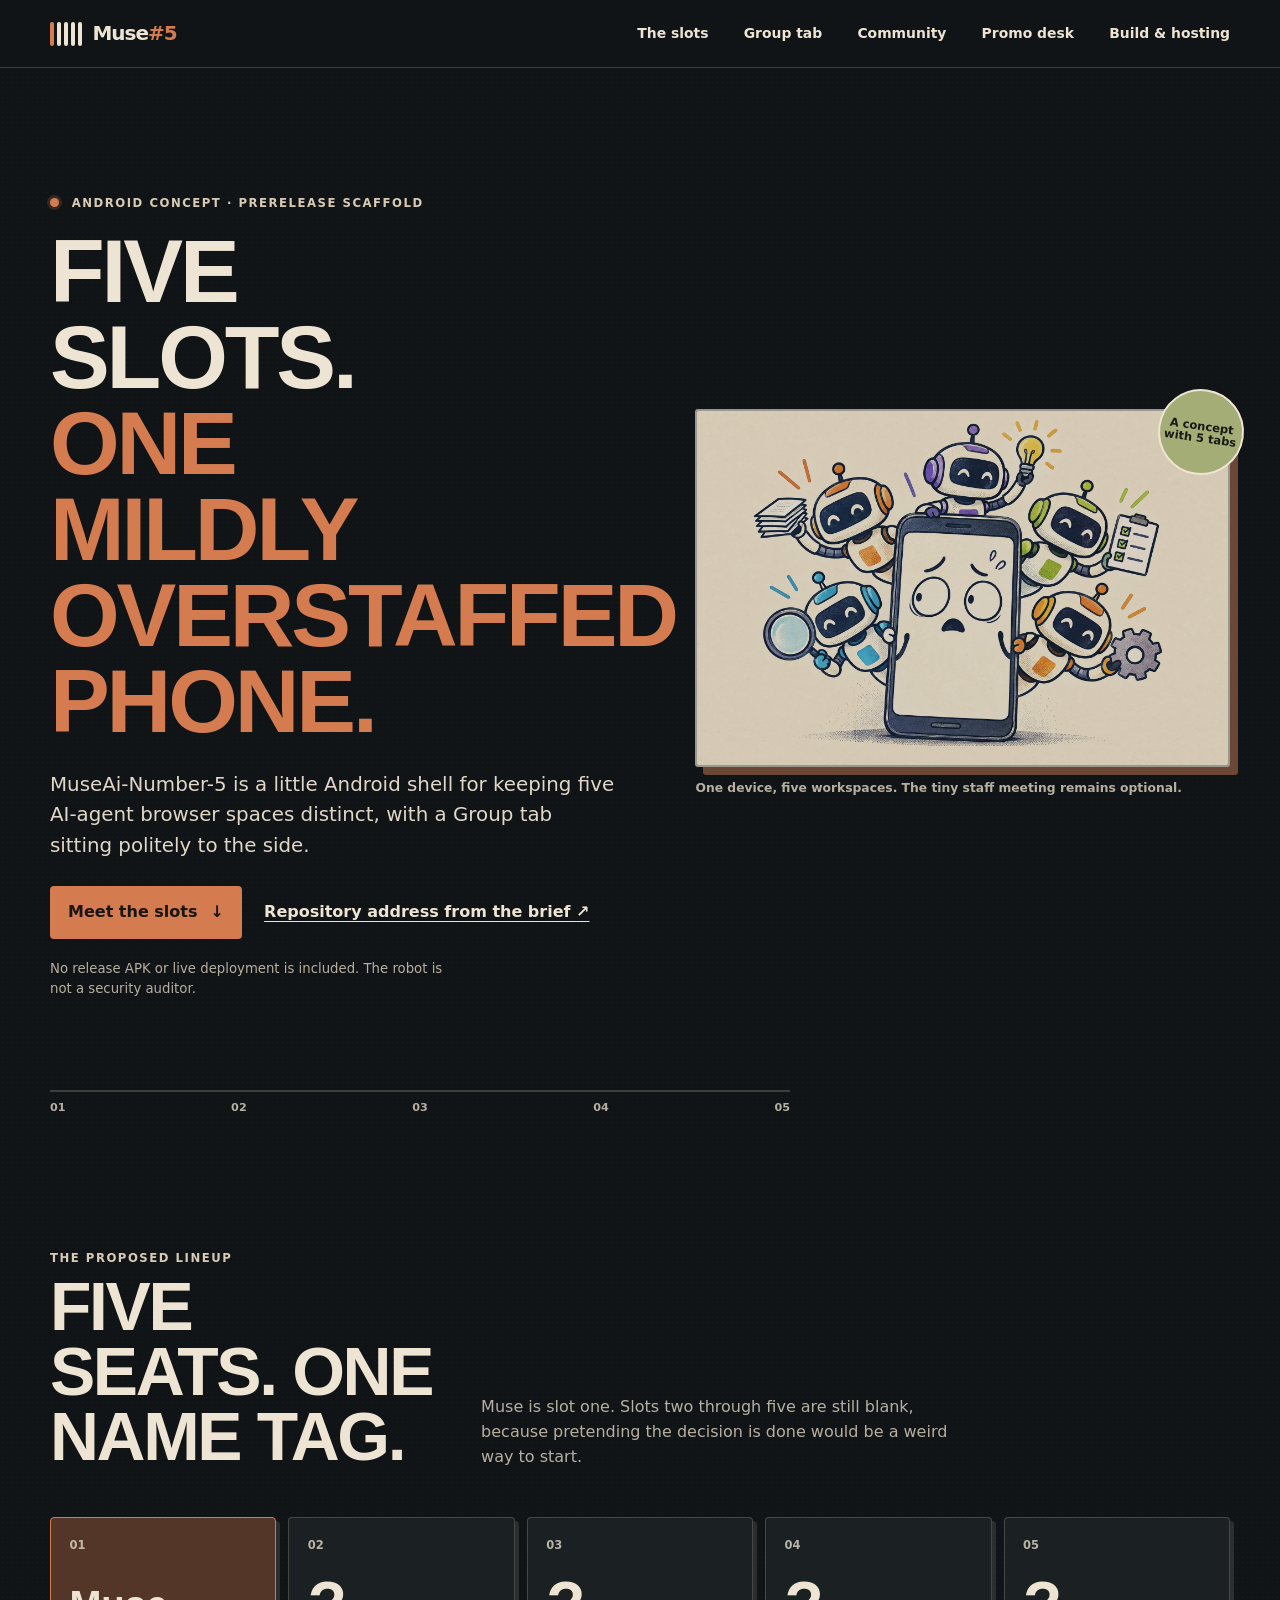
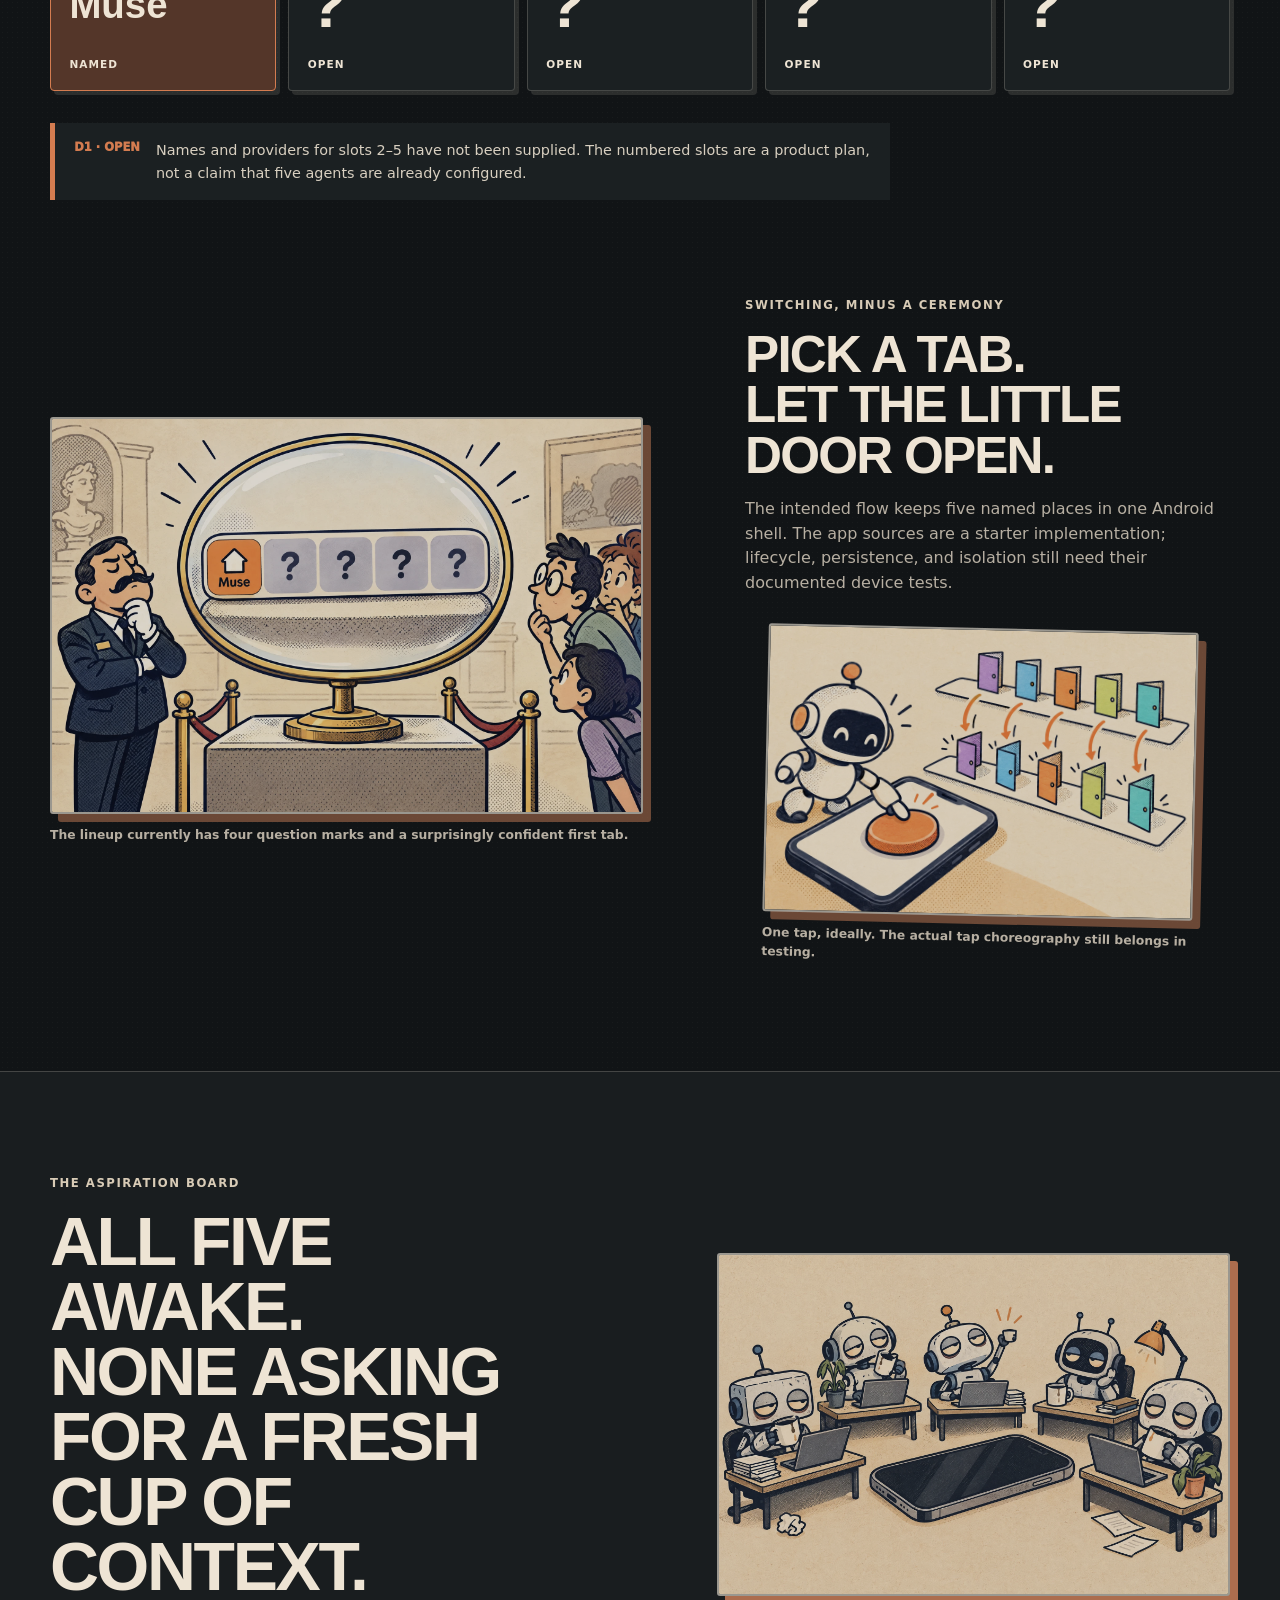
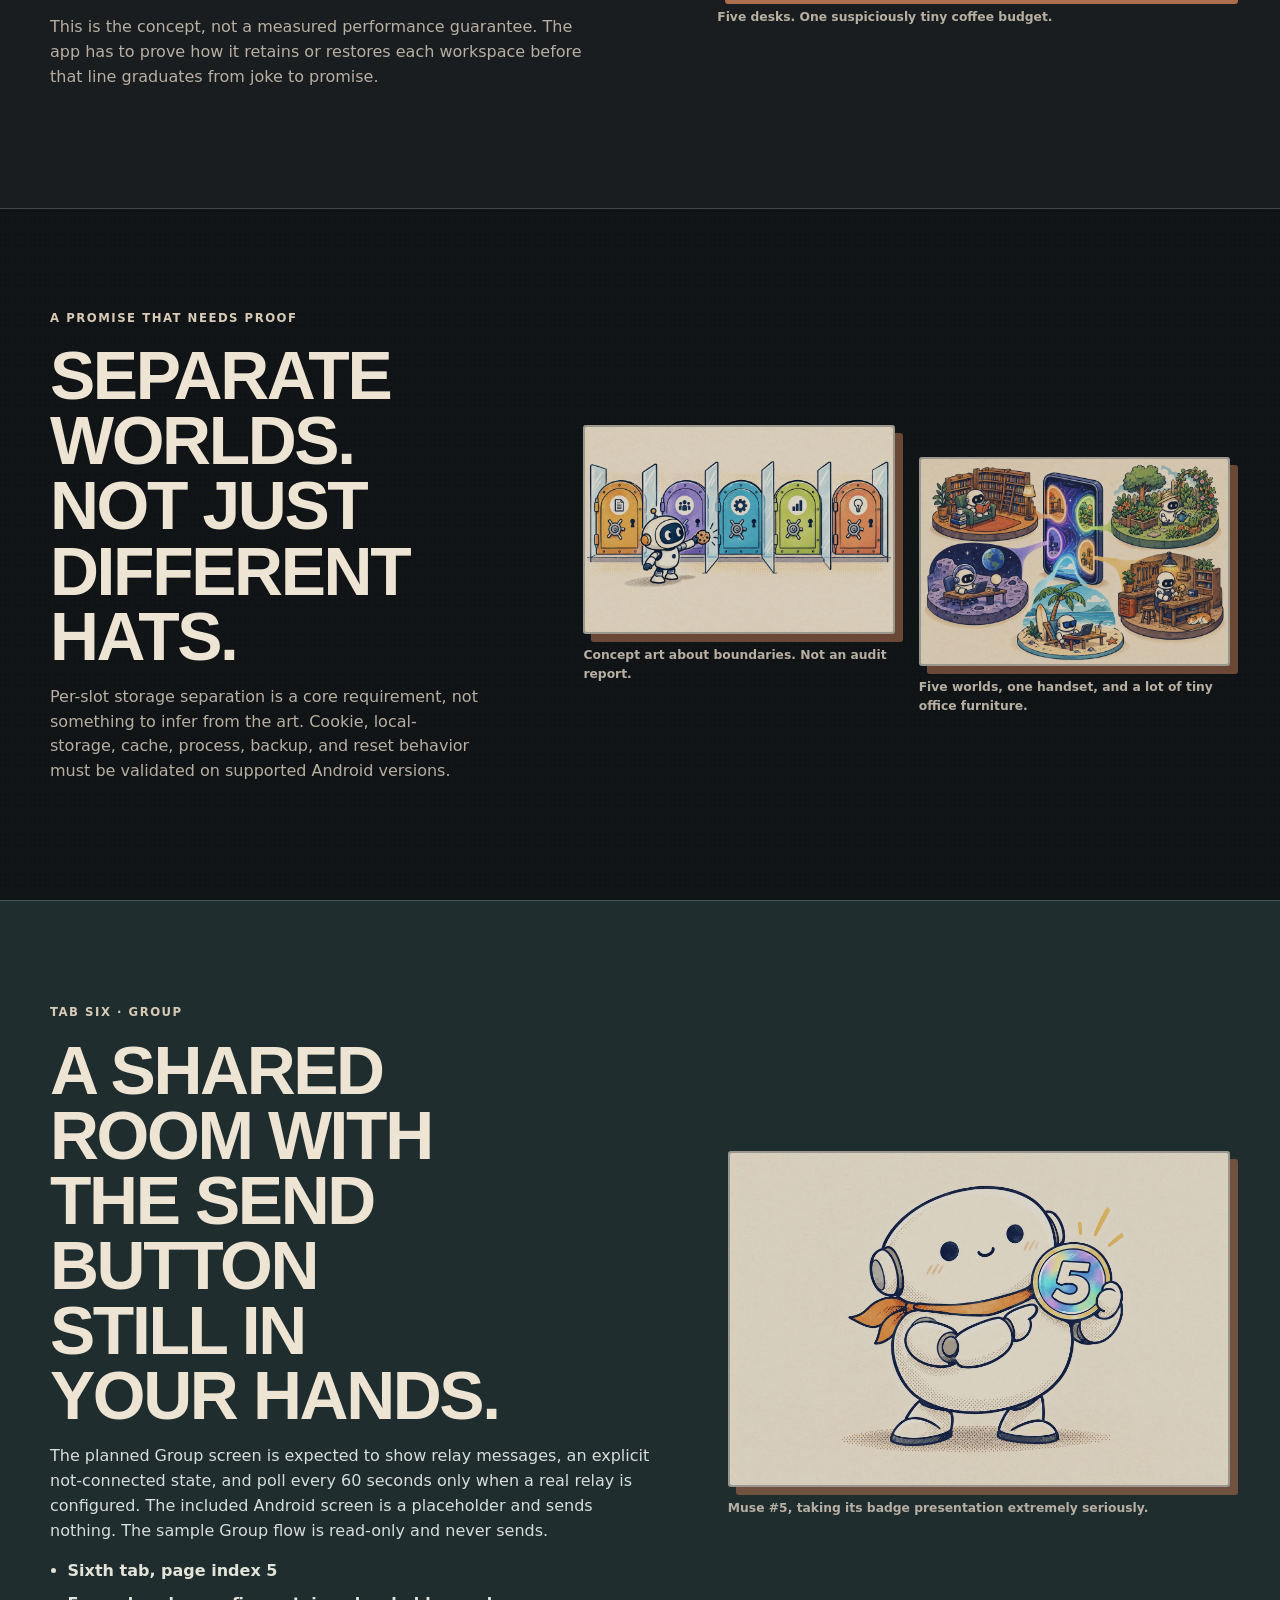
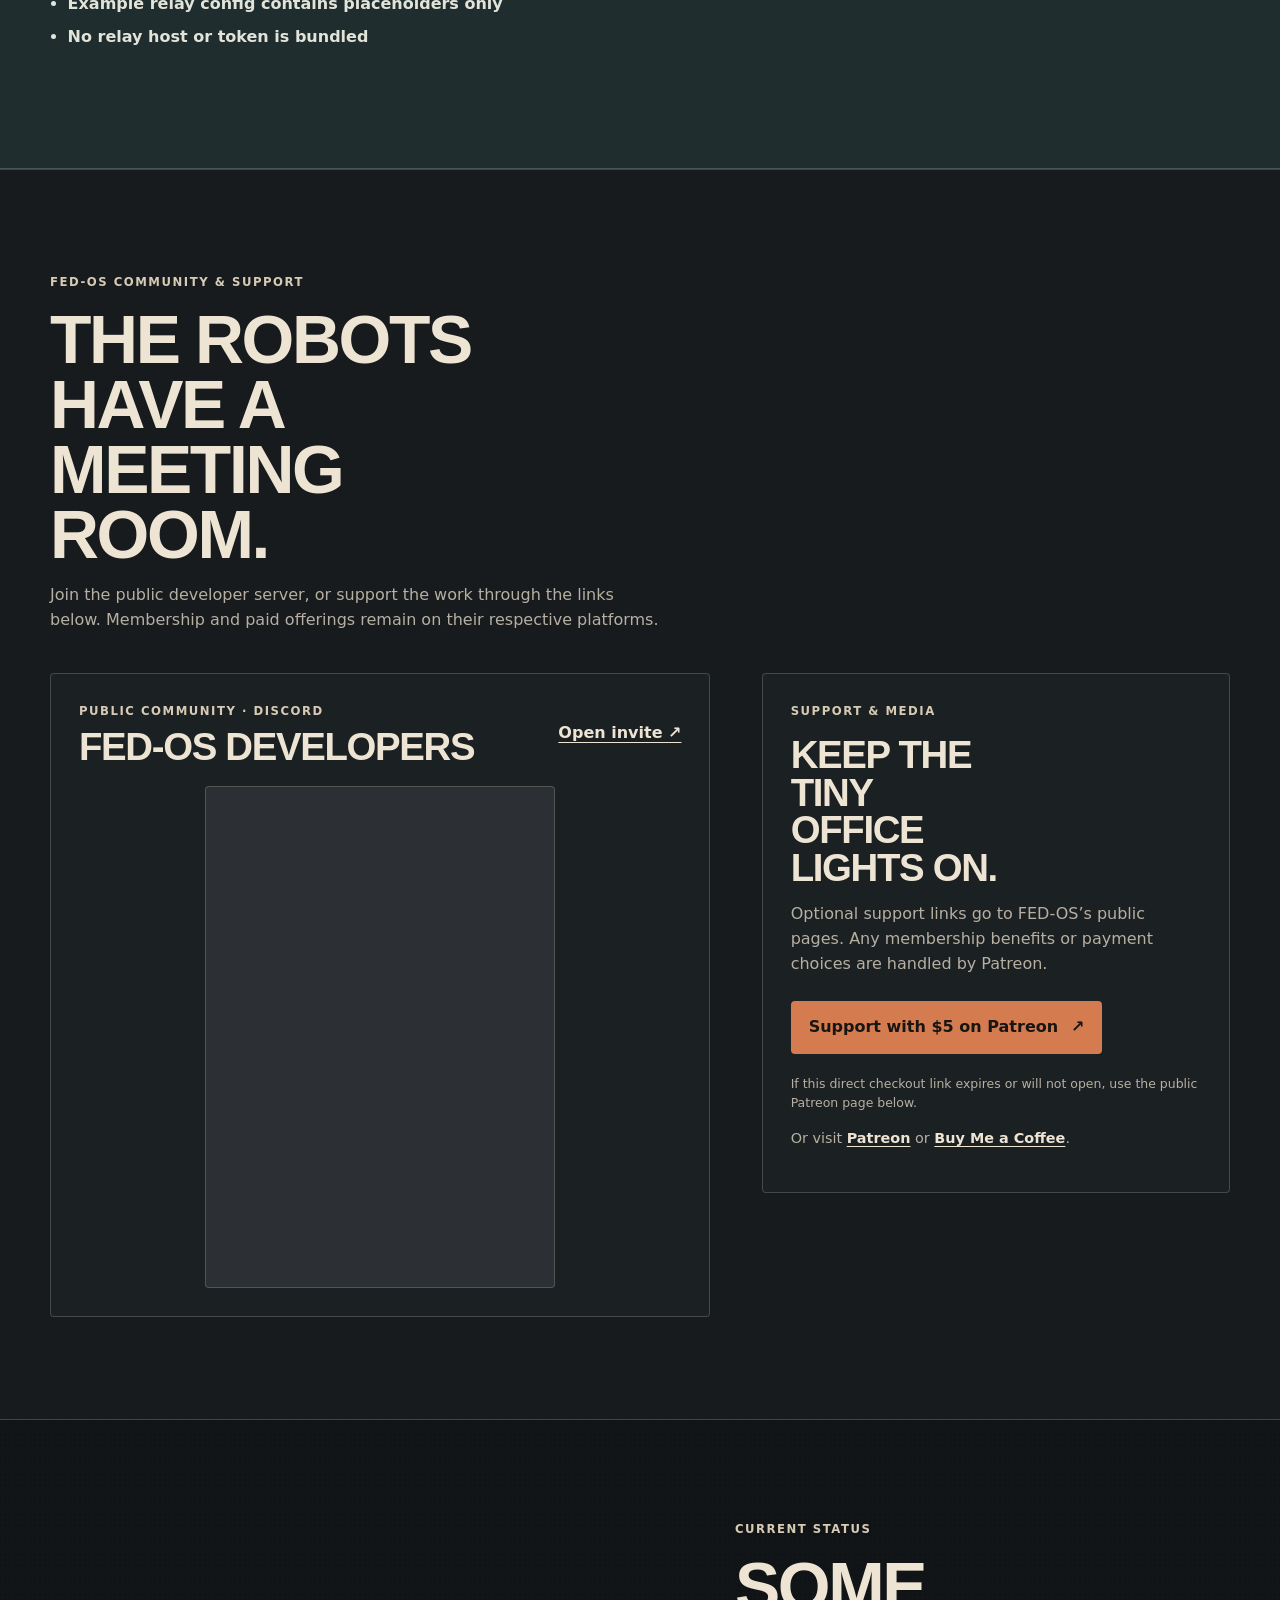
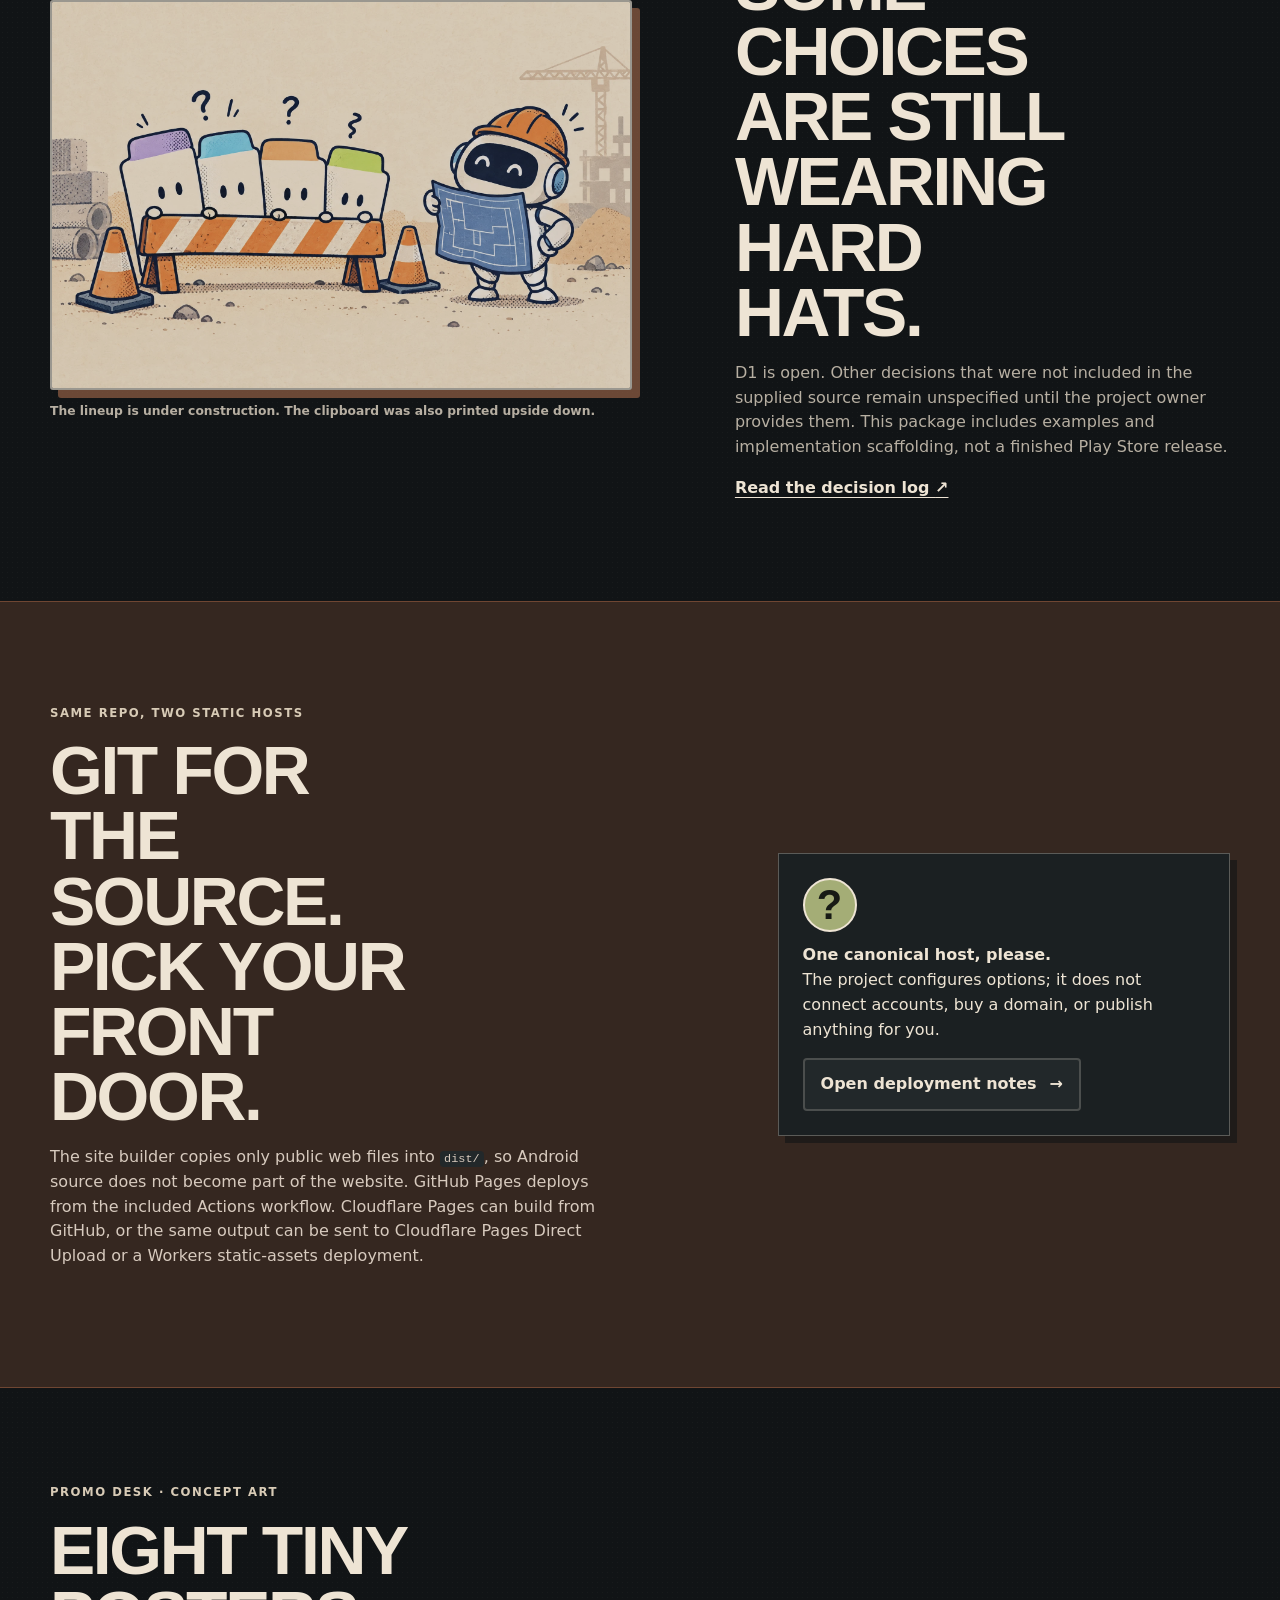
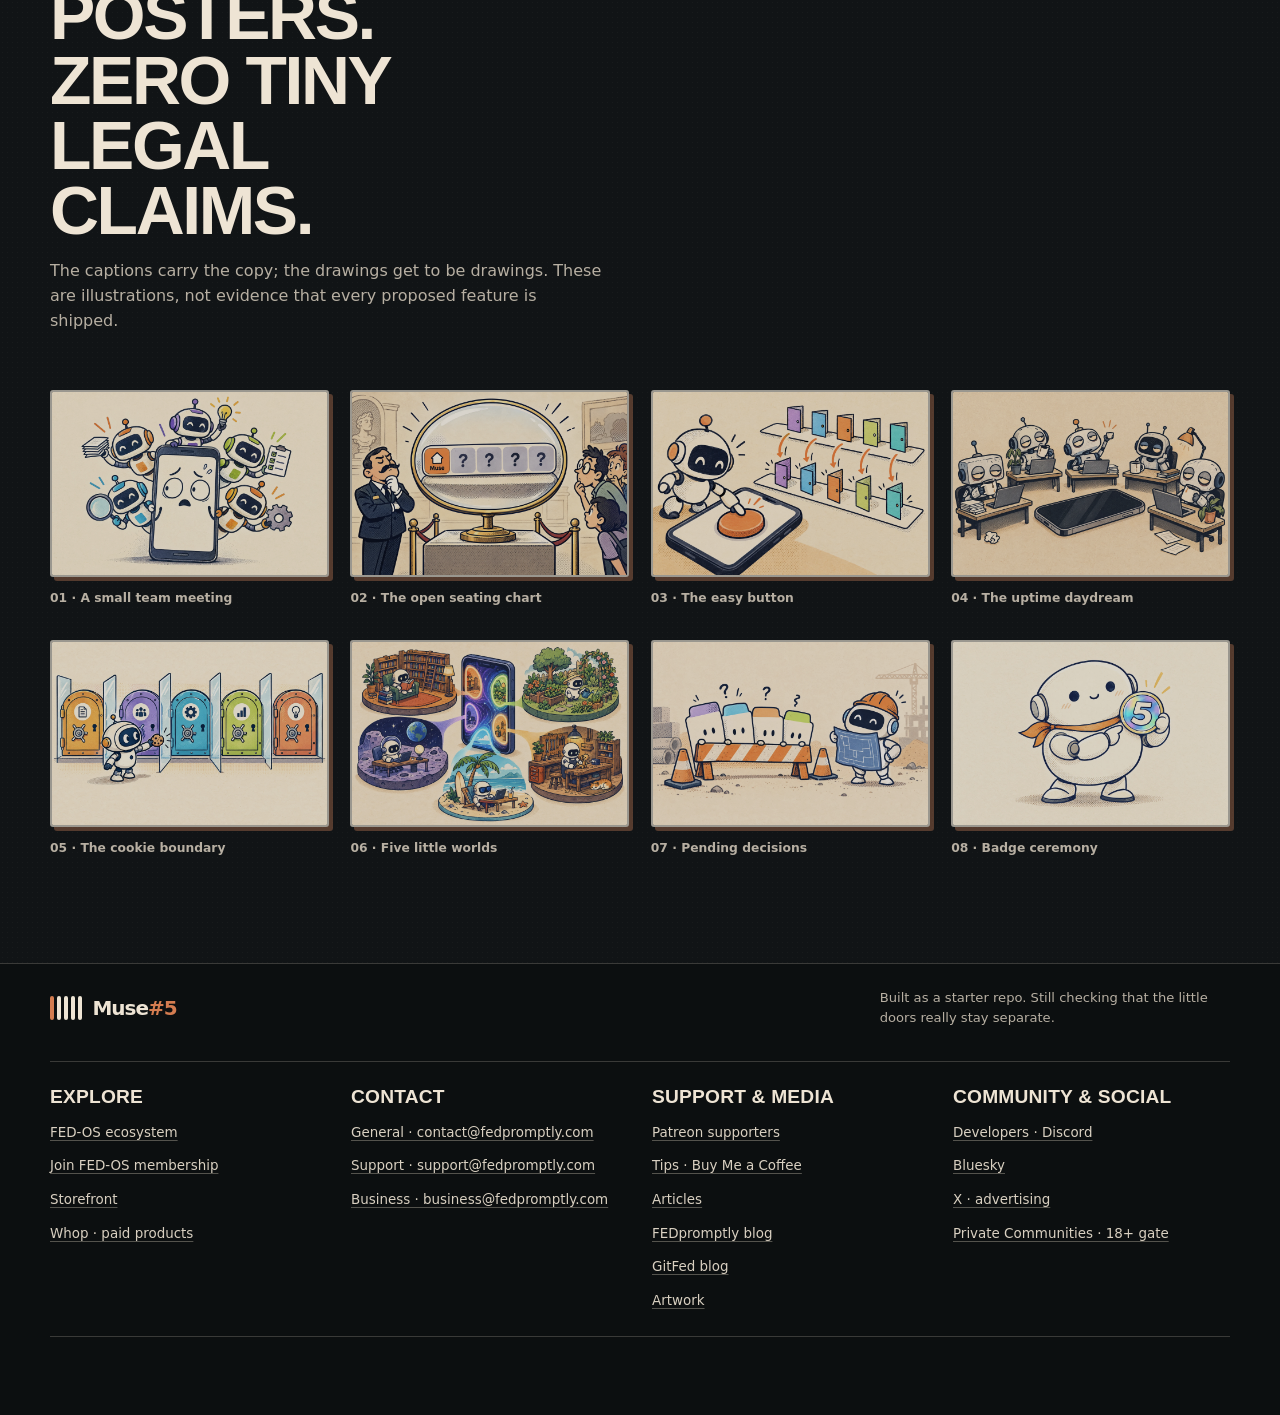
<file: index.html>
<!doctype html>
<html lang="en">
<head>
  <meta charset="utf-8">
  <meta name="viewport" content="width=device-width, initial-scale=1">
  <meta name="theme-color" content="#0b0b10">
  <meta name="description" content="MuseAi Number 5 is a prerelease Android shell for five AI-agent slots and a sixth Group tab. Slots 2–5 are still undecided.">
  <meta property="og:type" content="website">
  <meta property="og:title" content="MuseAi Number 5 — Five slots, one mildly overstaffed phone">
  <meta property="og:description" content="A five-slot Android concept with a sixth Group tab. The lineup is still being decided.">
  <!-- Replace this example host with the deployed site's canonical URL before release. -->
  <meta property="og:image" content="https://example.com/assets/og-image.png">
  <meta property="og:image:alt" content="Five tiny desk robots fan out from one phone in a hand-drawn comic illustration.">
  <link rel="icon" type="image/svg+xml" href="./favicon.svg">
  <link rel="apple-touch-icon" href="./assets/icon.png">
  <link rel="stylesheet" href="./styles.css">
  <title>MuseAi Number 5 — Five slots, one mildly overstaffed phone</title>
  <script src="./script.js" defer></script>
</head>
<body>
  <a class="skip-link" href="#main">Skip to content</a>
  <header class="site-header">
    <a class="brand" href="#home" aria-label="MuseAi Number 5 home">
      <span class="brand-mark" aria-hidden="true"><i></i><i></i><i></i><i></i><i></i></span>
      <span>Muse<span class="brand-number">#5</span></span>
    </a>
    <button class="menu-toggle" type="button" aria-expanded="false" aria-controls="primary-nav">
      <span class="sr-only">Toggle navigation</span><span aria-hidden="true">Menu</span>
    </button>
    <nav class="primary-nav" id="primary-nav" aria-label="Main navigation">
      <a href="#slots">The slots</a>
      <a href="#group">Group tab</a>
      <a href="#community">Community</a>
      <a href="#postcards">Promo desk</a>
      <a href="#hosting">Build & hosting</a>
    </nav>
  </header>

  <main id="main">
    <section class="hero section-wrap" id="home" aria-labelledby="hero-title">
      <div class="hero-copy">
        <p class="eyebrow"><span class="status-dot"></span> Android concept · prerelease scaffold</p>
        <h1 id="hero-title">Five slots.<br><span>One mildly overstaffed phone.</span></h1>
        <p class="hero-lede">MuseAi-Number-5 is a little Android shell for keeping five AI-agent browser spaces distinct, with a Group tab sitting politely to the side.</p>
        <div class="hero-actions">
          <a class="button button-dark" href="#slots">Meet the slots <span aria-hidden="true">↓</span></a>
          <a class="text-link" href="https://github.com/Git-FED/MuseAi-Number-5" target="_blank" rel="noreferrer">Repository address from the brief <span aria-hidden="true">↗</span></a>
        </div>
        <p class="quiet-note">No release APK or live deployment is included. The robot is not a security auditor.</p>
      </div>
      <figure class="hero-art">
        <span class="art-stamp">A concept<br>with 5 tabs</span>
        <img src="./promo/01-five-in-one.png" alt="A phone with five tiny desk-robot helpers fanning out from its screen." width="1200" height="800">
        <figcaption>One device, five workspaces. The tiny staff meeting remains optional.</figcaption>
      </figure>
      <div class="hero-ruler" aria-hidden="true"><span>01</span><span>02</span><span>03</span><span>04</span><span>05</span></div>
    </section>

    <section class="slots-section section-wrap" id="slots" aria-labelledby="slots-title">
      <div class="section-heading">
        <p class="eyebrow">The proposed lineup</p>
        <h2 id="slots-title">Five seats. One name tag.</h2>
        <p>Muse is slot one. Slots two through five are still blank, because pretending the decision is done would be a weird way to start.</p>
      </div>
      <div class="slot-rail" aria-label="Five planned agent slots">
        <div class="slot-card slot-muse"><span class="slot-index">01</span><strong>Muse</strong><span class="slot-caption">Named</span></div>
        <div class="slot-card slot-unknown"><span class="slot-index">02</span><strong aria-label="Unassigned">?</strong><span class="slot-caption">Open</span></div>
        <div class="slot-card slot-unknown"><span class="slot-index">03</span><strong aria-label="Unassigned">?</strong><span class="slot-caption">Open</span></div>
        <div class="slot-card slot-unknown"><span class="slot-index">04</span><strong aria-label="Unassigned">?</strong><span class="slot-caption">Open</span></div>
        <div class="slot-card slot-unknown"><span class="slot-index">05</span><strong aria-label="Unassigned">?</strong><span class="slot-caption">Open</span></div>
      </div>
      <div class="decision-note"><span class="decision-badge">D1 · OPEN</span><p>Names and providers for slots 2–5 have not been supplied. The numbered slots are a product plan, not a claim that five agents are already configured.</p></div>
      <div class="feature-pair">
        <figure class="promo-figure promo-offset">
          <img src="./promo/02-top-5-agents.png" alt="A magnified row of five app tabs: Muse is named and the other four show question marks." loading="lazy" width="1200" height="800">
          <figcaption>The lineup currently has four question marks and a surprisingly confident first tab.</figcaption>
        </figure>
        <div class="feature-copy">
          <p class="eyebrow">Switching, minus a ceremony</p>
          <h3>Pick a tab.<br>Let the little door open.</h3>
          <p>The intended flow keeps five named places in one Android shell. The app sources are a starter implementation; lifecycle, persistence, and isolation still need their documented device tests.</p>
          <figure class="promo-figure narrow-figure">
            <img src="./promo/03-perfectly-simple.png" alt="A round robot taps one large orange button beside a phone." loading="lazy" width="1200" height="800">
            <figcaption>One tap, ideally. The actual tap choreography still belongs in testing.</figcaption>
          </figure>
        </div>
      </div>
    </section>

    <section class="awake-band" aria-labelledby="awake-title">
      <div class="section-wrap awake-layout">
        <div>
          <p class="eyebrow">The aspiration board</p>
          <h2 id="awake-title">All five awake.<br>None asking for a fresh cup of context.</h2>
          <p>This is the concept, not a measured performance guarantee. The app has to prove how it retains or restores each workspace before that line graduates from joke to promise.</p>
        </div>
        <figure class="promo-figure awake-art">
          <img src="./promo/04-always-active.png" alt="Five tiny office robots try to look awake at separate desks around a phone." loading="lazy" width="1200" height="800">
          <figcaption>Five desks. One suspiciously tiny coffee budget.</figcaption>
        </figure>
      </div>
    </section>

    <section class="boundary-section section-wrap" aria-labelledby="boundary-title">
      <div class="boundary-intro">
        <p class="eyebrow">A promise that needs proof</p>
        <h2 id="boundary-title">Separate worlds.<br>Not just different hats.</h2>
        <p>Per-slot storage separation is a core requirement, not something to infer from the art. Cookie, local-storage, cache, process, backup, and reset behavior must be validated on supported Android versions.</p>
      </div>
      <div class="boundary-artwork">
        <figure class="promo-figure">
          <img src="./promo/05-no-contamination.png" alt="Five separate vault doors and a divider keep one curious robot's cookie from crossing between them." loading="lazy" width="1200" height="800">
          <figcaption>Concept art about boundaries. Not an audit report.</figcaption>
        </figure>
        <figure class="promo-figure world-art">
          <img src="./promo/06-separate-worlds.png" alt="One phone with five small separate illustrated worlds around it." loading="lazy" width="1200" height="800">
          <figcaption>Five worlds, one handset, and a lot of tiny office furniture.</figcaption>
        </figure>
      </div>
    </section>

    <section class="group-section" id="group" aria-labelledby="group-title">
      <div class="section-wrap group-layout">
        <div class="group-copy">
          <p class="eyebrow">Tab six · Group</p>
          <h2 id="group-title">A shared room with the send button still in your hands.</h2>
          <p>The planned Group screen is expected to show relay messages, an explicit not-connected state, and poll every 60 seconds only when a real relay is configured. The included Android screen is a placeholder and sends nothing. The sample Group flow is read-only and never sends.</p>
          <ul class="feature-list">
            <li>Sixth tab, page index 5</li>
            <li>Example relay config contains placeholders only</li>
            <li>No relay host or token is bundled</li>
          </ul>
        </div>
        <figure class="promo-figure mascot-figure">
          <img src="./promo/08-muse-5-mascot.png" alt="A small cream-colored robot proudly presents an iridescent number-five badge." loading="lazy" width="1200" height="800">
          <figcaption>Muse #5, taking its badge presentation extremely seriously.</figcaption>
        </figure>
      </div>
    </section>

    <section class="community-section" id="community" aria-labelledby="community-title">
      <div class="section-wrap">
        <div class="community-heading">
          <p class="eyebrow">FED-OS community & support</p>
          <h2 id="community-title">The robots have a meeting room.</h2>
          <p>Join the public developer server, or support the work through the links below. Membership and paid offerings remain on their respective platforms.</p>
        </div>
        <div class="community-layout">
          <div class="discord-panel">
            <div class="community-card-heading">
              <div><p class="eyebrow">Public community · Discord</p><h3>FED-OS developers</h3></div>
              <a class="text-link" href="https://discord.gg/Jm4XStx4Pf" target="_blank" rel="noopener noreferrer">Open invite <span aria-hidden="true">↗</span></a>
            </div>
            <div class="discord-frame-wrap">
              <iframe src="https://discord.com/widget?id=1400235929154879490&amp;theme=dark" title="FED-OS community Discord server" width="350" height="500" allowtransparency="true" frameborder="0" loading="lazy" sandbox="allow-popups allow-popups-to-escape-sandbox allow-same-origin allow-scripts"></iframe>
            </div>
          </div>
          <aside class="support-card" aria-label="Support FED-OS">
            <p class="eyebrow">Support & media</p>
            <h3>Keep the tiny office lights on.</h3>
            <p>Optional support links go to FED-OS’s public pages. Any membership benefits or payment choices are handled by Patreon.</p>
            <a class="button button-dark" href="https://www.patreon.com/checkout/16145898/28759937?client_id=yieuxJary8ZL-f8_KU2x6CLgr8nrI8W61ttU1yzFIpPl4KhhtqsjGDWTKdh0e-gx&amp;state=05d4a8d93af762ab4aa99e75678389c6&amp;response_type=code&amp;amt=5.0&amp;pledge_insufficient=True&amp;redirect_uri=https%3A%2F%2Fwww.patreon.com%2Foauth2%2Fbecome-patron%3Fredirect_uri%3Dhttps%253A%252F%252Fgithub.com%252Fsponsors%252Faccounts%252Fpatreon%26client_id%3DyieuxJary8ZL-f8_KU2x6CLgr8nrI8W61ttU1yzFIpPl4KhhtqsjGDWTKdh0e-gx%26min_cents%3D500%26campaign_id%3D16145898%26response_type%3Dcode%26state%3D05d4a8d93af762ab4aa99e75678389c6%26scope%3Didentity%2Bidentity%255Bemail%255D%2Bcampaigns%2Bw%253Acampaigns.webhook%2Bcampaigns.members&amp;start_flow=become_patron&amp;scope=identity+identity%5Bemail%5D+campaigns+w%3Acampaigns.webhook+campaigns.members" target="_blank" rel="noopener noreferrer">Support with $5 on Patreon <span aria-hidden="true">↗</span></a>
            <p class="checkout-note">If this direct checkout link expires or will not open, use the public Patreon page below.</p>
            <p class="support-alternatives">Or visit <a href="https://www.patreon.com/c/FEDpromptly" target="_blank" rel="noopener noreferrer">Patreon</a> or <a href="https://buymeacoffee.com/fedpromptly" target="_blank" rel="noopener noreferrer">Buy Me a Coffee</a>.</p>
          </aside>
        </div>
      </div>
    </section>

    <section class="construction-section section-wrap" aria-labelledby="construction-title">
      <figure class="promo-figure construction-art">
        <img src="./promo/07-under-construction.png" alt="A round robot studies an upside-down blueprint behind a small orange construction barrier." loading="lazy" width="1200" height="800">
        <figcaption>The lineup is under construction. The clipboard was also printed upside down.</figcaption>
      </figure>
      <div>
        <p class="eyebrow">Current status</p>
        <h2 id="construction-title">Some choices are still wearing hard hats.</h2>
        <p>D1 is open. Other decisions that were not included in the supplied source remain unspecified until the project owner provides them. This package includes examples and implementation scaffolding, not a finished Play Store release.</p>
        <a class="text-link" href="./docs/DECISIONS.md">Read the decision log <span aria-hidden="true">↗</span></a>
      </div>
    </section>

    <section class="hosting-section" id="hosting" aria-labelledby="hosting-title">
      <div class="section-wrap hosting-layout">
        <div>
          <p class="eyebrow">Same repo, two static hosts</p>
          <h2 id="hosting-title">Git for the source.<br>Pick your front door.</h2>
          <p>The site builder copies only public web files into <code>dist/</code>, so Android source does not become part of the website. GitHub Pages deploys from the included Actions workflow. Cloudflare Pages can build from GitHub, or the same output can be sent to Cloudflare Pages Direct Upload or a Workers static-assets deployment.</p>
        </div>
        <div class="host-note">
          <span class="host-numeral">?</span>
          <p><strong>One canonical host, please.</strong><br>The project configures options; it does not connect accounts, buy a domain, or publish anything for you.</p>
          <a class="button button-light" href="./docs/DEPLOYMENT.md">Open deployment notes <span aria-hidden="true">→</span></a>
        </div>
      </div>
    </section>

    <section class="closing-section section-wrap" id="postcards" aria-labelledby="postcards-title">
      <div class="closing-heading">
        <p class="eyebrow">Promo desk · concept art</p>
        <h2 id="postcards-title">Eight tiny posters.<br>Zero tiny legal claims.</h2>
        <p>The captions carry the copy; the drawings get to be drawings. These are illustrations, not evidence that every proposed feature is shipped.</p>
      </div>
      <div class="postcard-strip">
        <figure class="promo-figure"><img src="./promo/01-five-in-one.png" alt="Five robot helpers fan out from one phone." loading="lazy" width="1200" height="800"><figcaption>01 · A small team meeting</figcaption></figure>
        <figure class="promo-figure"><img src="./promo/02-top-5-agents.png" alt="Muse and four unassigned tab tiles." loading="lazy" width="1200" height="800"><figcaption>02 · The open seating chart</figcaption></figure>
        <figure class="promo-figure"><img src="./promo/03-perfectly-simple.png" alt="A robot makes a one-button switch." loading="lazy" width="1200" height="800"><figcaption>03 · The easy button</figcaption></figure>
        <figure class="promo-figure"><img src="./promo/04-always-active.png" alt="Five tired robots at separate desks." loading="lazy" width="1200" height="800"><figcaption>04 · The uptime daydream</figcaption></figure>
        <figure class="promo-figure"><img src="./promo/05-no-contamination.png" alt="Five vault doors with a divider between them." loading="lazy" width="1200" height="800"><figcaption>05 · The cookie boundary</figcaption></figure>
        <figure class="promo-figure"><img src="./promo/06-separate-worlds.png" alt="A phone surrounded by five mini worlds." loading="lazy" width="1200" height="800"><figcaption>06 · Five little worlds</figcaption></figure>
        <figure class="promo-figure"><img src="./promo/07-under-construction.png" alt="A robot with an upside-down blueprint behind a barrier." loading="lazy" width="1200" height="800"><figcaption>07 · Pending decisions</figcaption></figure>
        <figure class="promo-figure"><img src="./promo/08-muse-5-mascot.png" alt="The Muse mascot shows off a number-five badge." loading="lazy" width="1200" height="800"><figcaption>08 · Badge ceremony</figcaption></figure>
      </div>
    </section>
  </main>

  <footer class="site-footer">
    <div class="section-wrap footer-inner">
      <div class="footer-top">
        <a class="brand footer-brand" href="#home"><span class="brand-mark" aria-hidden="true"><i></i><i></i><i></i><i></i><i></i></span><span>Muse<span class="brand-number">#5</span></span></a>
        <p>Built as a starter repo. Still checking that the little doors really stay separate.</p>
      </div>
      <div class="footer-grid">
        <section class="footer-column" aria-labelledby="footer-explore"><h2 id="footer-explore">Explore</h2><ul>
          <li><a href="https://www.fedpromptly.org" target="_blank" rel="noopener noreferrer">FED-OS ecosystem</a></li>
          <li><a href="https://www.fedpromptly.com/aid" target="_blank" rel="noopener noreferrer">Join FED-OS membership</a></li>
          <li><a href="https://www.jabburr.com/fed-os" target="_blank" rel="noopener noreferrer">Storefront</a></li>
          <li><a href="https://whop.com/fedpromptly/" target="_blank" rel="noopener noreferrer">Whop · paid products</a></li>
        </ul></section>
        <section class="footer-column" aria-labelledby="footer-contact"><h2 id="footer-contact">Contact</h2><ul>
          <li><a href="mailto:contact@fedpromptly.com">General · contact@fedpromptly.com</a></li>
          <li><a href="mailto:support@fedpromptly.com">Support · support@fedpromptly.com</a></li>
          <li><a href="mailto:business@fedpromptly.com">Business · business@fedpromptly.com</a></li>
        </ul></section>
        <section class="footer-column" aria-labelledby="footer-media"><h2 id="footer-media">Support & media</h2><ul>
          <li><a href="https://www.patreon.com/c/FEDpromptly" target="_blank" rel="noopener noreferrer">Patreon supporters</a></li>
          <li><a href="https://buymeacoffee.com/fedpromptly" target="_blank" rel="noopener noreferrer">Tips · Buy Me a Coffee</a></li>
          <li><a href="https://substack.com/@fedpromptly" target="_blank" rel="noopener noreferrer">Articles</a></li>
          <li><a href="https://fedpromptly.wordpress.com/" target="_blank" rel="noopener noreferrer">FEDpromptly blog</a></li>
          <li><a href="https://gitfed.substack.com/" target="_blank" rel="noopener noreferrer">GitFed blog</a></li>
          <li><a href="https://www.deviantart.com/fedpromptly" target="_blank" rel="noopener noreferrer">Artwork</a></li>
        </ul></section>
        <section class="footer-column" aria-labelledby="footer-community"><h2 id="footer-community">Community & social</h2><ul>
          <li><a href="https://discord.gg/Jm4XStx4Pf" target="_blank" rel="noopener noreferrer">Developers · Discord</a></li>
          <li><a href="https://bsky.app/profile/fed-os.bsky.social" target="_blank" rel="noopener noreferrer">Bluesky</a></li>
          <li><a href="https://x.com/Fedpromptly" target="_blank" rel="noopener noreferrer">X · advertising</a></li>
          <li><a href="./private-communities.html">Private Communities · 18+ gate</a></li>
        </ul></section>
      </div>
      <nav class="footer-bottom" aria-label="Project links"><a href="./README.md">README</a><a href="./docs/TESTING.md">Testing notes</a><a href="./docs/DEPLOYMENT.md">Deploy</a></nav>
    </div>
  </footer>
</body>
</html>
</file>
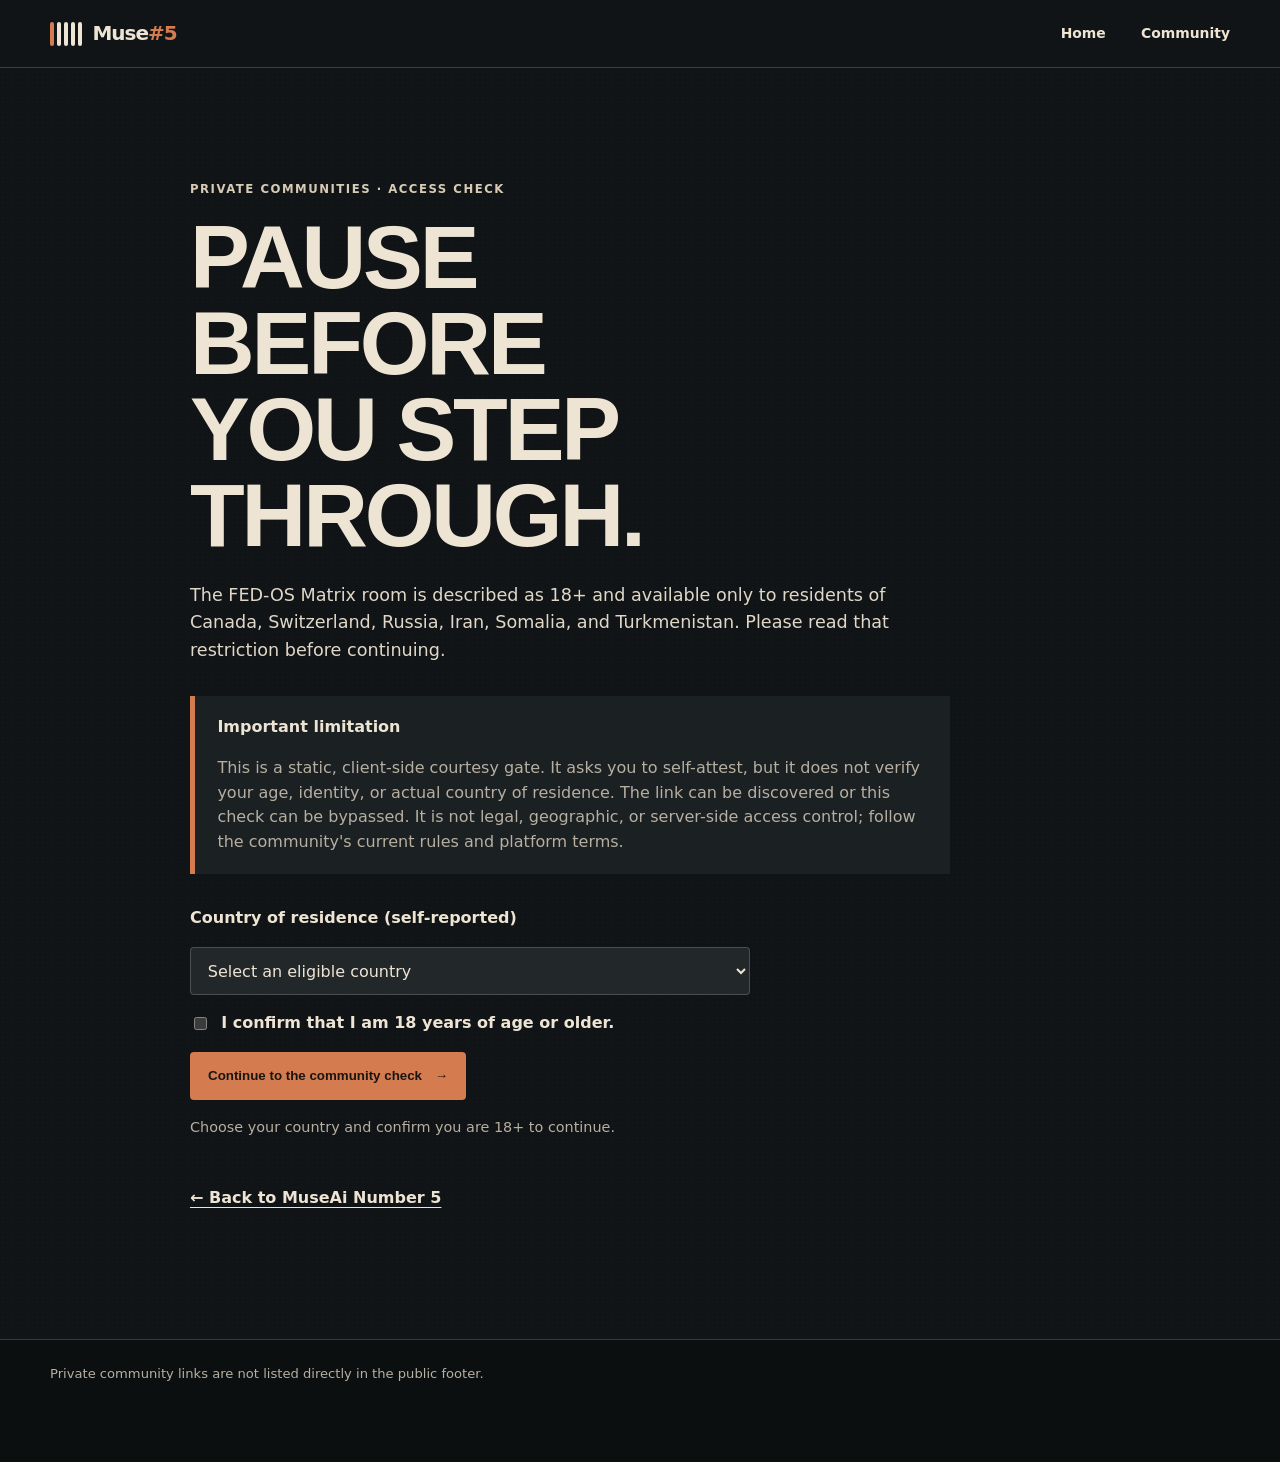
<file: private-communities.html>
<!doctype html>
<html lang="en">
<head>
  <meta charset="utf-8">
  <meta name="viewport" content="width=device-width, initial-scale=1">
  <meta name="theme-color" content="#111416">
  <meta name="description" content="A self-attested 18+ and country-eligibility courtesy gate for the FED-OS private Matrix community link.">
  <link rel="icon" type="image/svg+xml" href="./favicon.svg">
  <link rel="stylesheet" href="./styles.css">
  <script src="./script.js" defer></script>
  <title>Private Communities · FED-OS</title>
</head>
<body>
  <a class="skip-link" href="#main">Skip to content</a>
  <header class="site-header">
    <a class="brand" href="./index.html" aria-label="MuseAi Number 5 home">
      <span class="brand-mark" aria-hidden="true"><i></i><i></i><i></i><i></i><i></i></span>
      <span>Muse<span class="brand-number">#5</span></span>
    </a>
    <button class="menu-toggle" type="button" aria-expanded="false" aria-controls="primary-nav"><span class="sr-only">Toggle navigation</span><span aria-hidden="true">Menu</span></button>
    <nav class="primary-nav" id="primary-nav" aria-label="Main navigation"><a href="./index.html">Home</a><a href="./index.html#community">Community</a></nav>
  </header>
  <main id="main" class="private-page section-wrap" aria-labelledby="private-title">
    <p class="eyebrow">Private communities · access check</p>
    <h1 id="private-title">Pause before you step through.</h1>
    <p class="private-lede">The FED-OS Matrix room is described as 18+ and available only to residents of Canada, Switzerland, Russia, Iran, Somalia, and Turkmenistan. Please read that restriction before continuing.</p>
    <div class="private-warning" role="note">
      <strong>Important limitation</strong>
      <p>This is a static, client-side courtesy gate. It asks you to self-attest, but it does not verify your age, identity, or actual country of residence. The link can be discovered or this check can be bypassed. It is not legal, geographic, or server-side access control; follow the community's current rules and platform terms.</p>
    </div>
    <form class="gate-form" id="community-gate">
      <label for="eligible-country">Country of residence (self-reported)</label>
      <select id="eligible-country" name="country" required>
        <option value="">Select an eligible country</option>
        <option value="Canada">Canada</option>
        <option value="Switzerland">Switzerland</option>
        <option value="Russia">Russia</option>
        <option value="Iran">Iran</option>
        <option value="Somalia">Somalia</option>
        <option value="Turkmenistan">Turkmenistan</option>
      </select>
      <label class="gate-checkbox" for="age-confirm"><input id="age-confirm" name="age-confirm" type="checkbox" required> I confirm that I am 18 years of age or older.</label>
      <button class="button button-dark" type="submit">Continue to the community check <span aria-hidden="true">→</span></button>
      <p class="gate-status" id="gate-status" aria-live="polite">Choose your country and confirm you are 18+ to continue.</p>
    </form>
    <section class="matrix-result" id="matrix-result" hidden aria-labelledby="matrix-result-title">
      <h2 id="matrix-result-title">Self-attestation recorded for this page view.</h2>
      <p>Continue only if the community's current rules and your local requirements allow it.</p>
      <a class="button button-light" id="matrix-link" target="_blank" rel="noopener noreferrer">Open the Matrix room <span aria-hidden="true">↗</span></a>
    </section>
    <p class="private-back"><a class="text-link" href="./index.html">← Back to MuseAi Number 5</a></p>
  </main>
  <footer class="site-footer"><div class="section-wrap footer-inner"><p>Private community links are not listed directly in the public footer.</p><nav aria-label="Project links"><a href="./index.html">Home</a><a href="./docs/DEPLOYMENT.md">Deployment</a></nav></div></footer>
</body>
</html>
</file>
<file: styles.css>
:root {
  color-scheme: dark;
  --ink: #eee4d4;
  --paper: #111416;
  --paper-light: #1b2022;
  --panel-raised: #22282a;
  --orange: #d47c50;
  --violet: #a392be;
  --cyan: #789a9b;
  --lime: #a4ad76;
  --muted: #b7afa2;
  --line: rgba(238, 228, 212, .2);
  --display: Impact, Haettenschweiler, "Arial Narrow Bold", sans-serif;
  --body: Inter, ui-sans-serif, system-ui, -apple-system, BlinkMacSystemFont, "Segoe UI", sans-serif;
}

* { box-sizing: border-box; }
html { scroll-behavior: smooth; scroll-padding-top: 1rem; }
body {
  margin: 0;
  color: var(--ink);
  background-color: var(--paper);
  background-image: radial-gradient(rgba(238, 228, 212, .035) .65px, transparent .65px);
  background-size: 5px 5px;
  font-family: var(--body);
  line-height: 1.55;
}
a { color: inherit; }
a:focus-visible, button:focus-visible { outline: 3px solid var(--violet); outline-offset: 4px; }
img { max-width: 100%; display: block; }
code { font-size: .91em; background: var(--panel-raised); padding: .12em .35em; border-radius: 4px; }
.skip-link { position: absolute; top: -5rem; left: 1rem; z-index: 20; background: var(--ink); color: var(--paper); padding: .65rem 1rem; }
.skip-link:focus { top: 1rem; }
.sr-only { position: absolute; width: 1px; height: 1px; padding: 0; margin: -1px; overflow: hidden; clip: rect(0,0,0,0); white-space: nowrap; border: 0; }
.section-wrap { width: min(1180px, calc(100% - 48px)); margin-inline: auto; }
.not-found { padding-block: 12vh; }

.site-header { position: relative; z-index: 5; display: flex; align-items: center; justify-content: space-between; gap: 2rem; padding: 18px max(24px, calc((100vw - 1180px) / 2)); border-bottom: 1px solid var(--line); background: rgba(17, 20, 22, .92); }
.brand { display: inline-flex; align-items: center; gap: .65rem; text-decoration: none; font-weight: 900; letter-spacing: -.05em; font-size: 1.25rem; white-space: nowrap; }
.brand-number { color: var(--orange); }
.brand-mark { display: inline-flex; gap: 3px; height: 24px; align-items: stretch; }
.brand-mark i { width: 4px; display: block; background: var(--ink); border-radius: 3px; transform-origin: bottom; animation: bar-wake 2.4s ease-in-out infinite; }
.brand-mark i:first-child { background: var(--orange); }
.brand-mark i:nth-child(2) { animation-delay: .12s; }
.brand-mark i:nth-child(3) { animation-delay: .24s; }
.brand-mark i:nth-child(4) { animation-delay: .36s; }
.brand-mark i:nth-child(5) { animation-delay: .48s; }
.primary-nav { display: flex; gap: clamp(1rem, 3vw, 2.2rem); align-items: center; }
.primary-nav a, .site-footer nav a { font-size: .87rem; font-weight: 700; text-decoration: none; }
.primary-nav a:hover, .site-footer nav a:hover, .text-link:hover { color: var(--orange); text-decoration: underline; text-decoration-thickness: 2px; text-underline-offset: 4px; }
.menu-toggle { display: none; font: inherit; font-size: .85rem; font-weight: 800; color: var(--ink); border: 1px solid var(--line); background: transparent; padding: .45rem .75rem; border-radius: 4px; }

.hero { position: relative; display: grid; grid-template-columns: minmax(0, 1fr) minmax(330px, .94fr); align-items: center; gap: clamp(2rem, 6vw, 5.5rem); padding-block: clamp(72px, 10vw, 126px) 70px; }
.hero-copy { max-width: 610px; }
.eyebrow { margin: 0 0 1rem; text-transform: uppercase; letter-spacing: .13em; font-size: .73rem; font-weight: 900; color: #d8cbb6; }
.status-dot { width: 9px; height: 9px; display: inline-block; margin-right: .45rem; border-radius: 50%; background: var(--orange); box-shadow: 0 0 0 3px rgba(212, 124, 80, .18); animation: status-pulse 2.4s ease-out infinite; }
h1, h2, h3 { font-family: var(--display); font-weight: 900; text-transform: uppercase; letter-spacing: -.035em; line-height: .96; margin: 0; }
h1 { font-size: clamp(3.4rem, 7vw, 6.7rem); max-width: 8ch; }
h1 span { color: var(--orange); }
.hero-lede { max-width: 52ch; margin: 1.6rem 0 1.5rem; font-size: clamp(1.05rem, 1.55vw, 1.25rem); color: #e0d7c9; }
.hero-actions { display: flex; align-items: center; flex-wrap: wrap; gap: 1rem 1.4rem; }
.button { display: inline-flex; justify-content: center; align-items: center; gap: .8rem; min-height: 48px; padding: .75rem 1rem; border: 2px solid var(--line); border-radius: 4px; font-weight: 850; text-decoration: none; transition: transform .2s ease, box-shadow .2s ease, background-color .2s ease; }
.button:hover { transform: translate(-2px, -2px); box-shadow: 3px 3px 0 var(--orange); }
.button-dark { background: var(--orange); color: #191512; border-color: var(--orange); }
.button-light { background: var(--panel-raised); color: var(--ink); border-color: var(--line); }
.text-link { font-weight: 800; text-decoration-thickness: 1px; text-underline-offset: 4px; }
.quiet-note { max-width: 48ch; color: var(--muted); font-size: .83rem; margin-top: 1.25rem; }
.hero-art { position: relative; margin: 0; transform: rotate(1.2deg); animation: hero-drift 7s ease-in-out infinite; }
.hero-art img, .promo-figure img { width: 100%; height: auto; border: 2px solid rgba(238, 228, 212, .72); border-radius: 3px; background: var(--panel-raised); box-shadow: 8px 8px 0 rgba(212, 124, 80, .58); filter: saturate(.83) brightness(.86); transition: filter .45s ease, box-shadow .35s ease; }
.hero-art img:hover, .promo-figure img:hover { filter: saturate(.94) brightness(.97); box-shadow: 8px 8px 0 rgba(212, 124, 80, .78); }
.hero-art figcaption, .promo-figure figcaption { margin-top: .75rem; font-size: .77rem; font-weight: 650; color: var(--muted); }
.art-stamp { position: absolute; top: -20px; right: -14px; z-index: 1; display: grid; place-content: center; width: 86px; height: 86px; border-radius: 50%; border: 2px solid var(--ink); background: var(--lime); color: #171a15; text-align: center; font-size: .72rem; font-weight: 900; line-height: 1.05; transform: rotate(8deg); animation: stamp-wobble 4.8s ease-in-out infinite; }
.hero-ruler { grid-column: 1 / -1; display: flex; justify-content: space-between; max-width: 740px; border-top: 2px solid var(--line); padding-top: .55rem; font: 800 .7rem var(--body); color: var(--muted); }

.slots-section { padding-block: 65px 105px; }
.section-heading { display: grid; grid-template-columns: minmax(0, .8fr) minmax(0, 1fr); gap: 1rem 3rem; align-items: end; max-width: 910px; }
.section-heading .eyebrow { grid-column: 1 / -1; margin-bottom: -.55rem; }
h2 { font-size: clamp(2.6rem, 5.3vw, 5.1rem); }
.section-heading p:last-child { max-width: 47ch; margin: 0; color: var(--muted); }
.slot-rail { display: grid; grid-template-columns: repeat(5, 1fr); gap: 12px; margin-top: 3rem; }
.slot-card { position: relative; min-height: 174px; display: flex; flex-direction: column; align-items: flex-start; justify-content: space-between; padding: 1.15rem; border: 1px solid var(--line); border-radius: 4px; background: var(--paper-light); box-shadow: 4px 4px 0 rgba(238, 228, 212, .12); transform: rotate(var(--tilt, 0deg)); transition: transform .25s ease, border-color .25s ease, background-color .25s ease; }
.slot-card:hover { transform: translateY(-5px) rotate(var(--tilt, 0deg)); border-color: var(--orange); }
.slot-card:nth-child(2) { --tilt: -1.2deg; }
.slot-card:nth-child(3) { --tilt: .7deg; }
.slot-card:nth-child(4) { --tilt: -.6deg; }
.slot-card:nth-child(5) { --tilt: 1.1deg; }
.slot-muse { background: #543629; border-color: var(--orange); }
.slot-index { font-size: .72rem; font-weight: 900; opacity: .74; }
.slot-card strong { font: 900 clamp(2.5rem, 5vw, 4.6rem)/.8 var(--display); }
.slot-muse strong { font-size: clamp(2rem, 3vw, 3.5rem); }
.slot-caption { text-transform: uppercase; font-size: .66rem; letter-spacing: .1em; font-weight: 900; }
.decision-note { display: flex; align-items: flex-start; gap: 1rem; max-width: 840px; margin-top: 2rem; padding: 1rem 1.2rem; border-left: 5px solid var(--orange); background: var(--paper-light); }
.decision-note p { margin: 0; font-size: .9rem; color: #d8cfc0; }
.decision-badge { flex: 0 0 auto; font-size: .72rem; font-weight: 950; color: var(--orange); }
.feature-pair { display: grid; grid-template-columns: 1.1fr .9fr; gap: clamp(3rem, 8vw, 7rem); align-items: center; margin-top: 6rem; }
.promo-figure { margin: 0; }
.promo-offset { transform: rotate(-1.4deg); }
.feature-copy h3 { font: 900 clamp(2.4rem, 4vw, 4.2rem)/.98 var(--display); text-transform: uppercase; }
.feature-copy > p:not(.eyebrow) { max-width: 52ch; color: var(--muted); }
.narrow-figure { margin: 2rem 0 0 1.25rem; max-width: 430px; transform: rotate(1.3deg); }

.awake-band { background: #191d1f; color: var(--ink); border-block: 1px solid var(--line); padding-block: clamp(4rem, 8vw, 7rem); }
.awake-layout { display: grid; grid-template-columns: 1fr .85fr; gap: 4rem; align-items: center; }
.awake-layout h2 { max-width: 12ch; }
.awake-layout p:not(.eyebrow) { max-width: 53ch; color: var(--muted); }
.awake-art { transform: rotate(1deg); }
.awake-art img { border-color: rgba(238, 228, 212, .72); box-shadow: 8px 8px 0 var(--orange); }
.awake-art figcaption { color: var(--muted); }
.boundary-section { display: grid; grid-template-columns: .8fr 1.2fr; gap: clamp(3rem, 8vw, 7rem); padding-block: 100px; align-items: center; }
.boundary-intro h2 { max-width: 9ch; }
.boundary-intro p:not(.eyebrow) { max-width: 45ch; color: var(--muted); }
.boundary-artwork { display: grid; grid-template-columns: 1fr 1fr; align-items: center; gap: 1.5rem; }
.world-art { margin-top: 4rem; transform: rotate(1.5deg); }
.group-section { background: #202d2f; border-block: 1px solid rgba(120, 154, 155, .38); padding-block: clamp(4rem, 8vw, 7rem); }
.group-layout { display: grid; grid-template-columns: 1.1fr .9fr; gap: 4rem; align-items: center; }
.group-copy h2 { max-width: 12ch; }
.group-copy > p:not(.eyebrow) { max-width: 60ch; color: #d6ddda; }
.feature-list { display: grid; gap: .5rem; padding-left: 1.1rem; font-weight: 700; color: #e2e4d9; }
.mascot-figure { transform: rotate(-1.4deg); }
.community-section { padding-block: clamp(4rem, 8vw, 7rem); background: #171b1d; border-block: 1px solid var(--line); }
.community-heading { max-width: 760px; margin-bottom: 2.5rem; }
.community-heading h2 { max-width: 12ch; }
.community-heading > p:last-child { max-width: 60ch; color: var(--muted); }
.community-layout { display: grid; grid-template-columns: minmax(0, 1.1fr) minmax(270px, .78fr); gap: clamp(1.5rem, 4vw, 3.5rem); align-items: start; }
.discord-panel, .support-card { padding: clamp(1rem, 2.5vw, 1.75rem); border: 1px solid var(--line); border-radius: 4px; background: var(--paper-light); }
.community-card-heading { display: flex; flex-wrap: wrap; align-items: center; justify-content: space-between; gap: 1rem; margin-bottom: 1.25rem; }
.community-card-heading .eyebrow { margin-bottom: .5rem; }
.community-card-heading h3, .support-card h3 { font: 900 clamp(1.8rem, 3vw, 2.8rem)/.98 var(--display); text-transform: uppercase; }
.discord-frame-wrap { width: min(100%, 350px); margin-inline: auto; overflow: hidden; border: 1px solid rgba(238, 228, 212, .2); border-radius: 4px; background: #2c2f33; }
.discord-frame-wrap iframe { display: block; width: 100%; max-width: 350px; height: 500px; border: 0; }
.support-card h3 { max-width: 10ch; margin-bottom: 1rem; }
.support-card > p:not(.eyebrow) { color: var(--muted); }
.support-card .button { align-self: flex-start; margin-block: .5rem; }
.support-alternatives { font-size: .9rem; }
.checkout-note { margin-bottom: 0; color: var(--muted); font-size: .78rem; }
.support-alternatives a { color: var(--ink); font-weight: 750; text-underline-offset: 3px; }
.private-page { max-width: 900px; min-height: 68vh; padding-block: clamp(4rem, 9vw, 7rem); }
.private-page h1 { max-width: 11ch; margin-bottom: 1.5rem; }
.private-lede { max-width: 64ch; font-size: 1.1rem; color: #e0d7c9; }
.private-warning { max-width: 760px; margin-block: 2rem; padding: 1.2rem 1.4rem; border-left: 5px solid var(--orange); background: var(--paper-light); }
.private-warning p { margin-bottom: 0; color: var(--muted); }
.gate-form { display: grid; gap: 1rem; max-width: 560px; margin-block: 2rem; }
.gate-form > label:not(.gate-checkbox) { font-weight: 800; }
.gate-form select { width: 100%; min-height: 48px; padding: .65rem .8rem; border: 1px solid var(--line); border-radius: 4px; color: var(--ink); background: var(--panel-raised); font: inherit; }
.gate-checkbox { display: flex; align-items: flex-start; gap: .7rem; font-weight: 700; }
.gate-checkbox input { margin-top: .35rem; accent-color: var(--orange); }
.gate-form .button { justify-self: start; }
.gate-status { min-height: 1.5em; margin: 0; color: var(--muted); font-size: .9rem; }
.matrix-result { max-width: 760px; margin-block: 2rem; padding: 1.4rem; border: 1px solid rgba(120, 154, 155, .55); background: #202d2f; }
.matrix-result h2 { font-size: clamp(1.8rem, 3vw, 2.7rem); }
.matrix-result p { color: #d6ddda; }
.private-back { margin-top: 3rem; }
.construction-section { display: grid; grid-template-columns: 1fr .85fr; gap: clamp(3rem, 8vw, 7rem); align-items: center; padding-block: 100px; }
.construction-art { transform: rotate(1deg); }
.construction-section h2 { max-width: 10ch; }
.construction-section > div > p:not(.eyebrow) { color: var(--muted); }
.hosting-section { background: #352720; border-block: 1px solid rgba(212, 124, 80, .36); padding-block: clamp(4rem, 8vw, 7rem); }
.hosting-layout { display: grid; grid-template-columns: 1.1fr .75fr; gap: 4rem; align-items: center; }
.hosting-layout h2 { max-width: 10ch; }
.hosting-layout > div:first-child p:last-child { max-width: 57ch; color: #d7cabe; }
.host-note { border: 1px solid rgba(238, 228, 212, .3); background: #1b2022; padding: 1.5rem; box-shadow: 7px 7px 0 rgba(17, 20, 22, .58); transform: rotate(-1deg); }
.host-note p { margin-block: .7rem 1rem; }
.host-numeral { display: inline-grid; place-content: center; width: 54px; height: 54px; border: 2px solid var(--ink); border-radius: 50%; font: 900 2.6rem/.9 var(--display); background: var(--lime); color: #171a15; }
.closing-section { padding-block: 95px 105px; }
.closing-heading { max-width: 650px; }
.closing-heading h2 { max-width: 12ch; }
.closing-heading > p:last-child { max-width: 55ch; color: var(--muted); }
.postcard-strip { display: grid; grid-template-columns: repeat(4, 1fr); gap: 2rem 1.35rem; margin-top: 3.5rem; }
.postcard-strip .promo-figure:nth-child(2n) { transform: rotate(1.1deg); }
.postcard-strip .promo-figure:nth-child(3n) { transform: rotate(-1.1deg); }
.postcard-strip img { box-shadow: 4px 4px 0 rgba(212, 124, 80, .44); }
.site-footer { background: #0c0f10; color: var(--ink); border-top: 1px solid var(--line); padding-block: 1.5rem; }
.footer-inner { display: grid; gap: 2rem; }
.footer-top { display: flex; flex-wrap: wrap; align-items: center; justify-content: space-between; gap: 1rem 2rem; }
.footer-top p { max-width: 42ch; margin: 0; color: var(--muted); font-size: .82rem; }
.footer-grid { display: grid; grid-template-columns: repeat(4, minmax(0, 1fr)); gap: 1.5rem; padding-block: 1.5rem; border-block: 1px solid var(--line); }
.footer-column h2 { margin-bottom: .8rem; font: 900 1.2rem/1.1 var(--display); letter-spacing: .01em; }
.footer-column ul { display: grid; gap: .55rem; margin: 0; padding: 0; list-style: none; }
.footer-column a, .footer-bottom a { color: #d9d0c1; font-size: .84rem; text-decoration-color: rgba(217, 208, 193, .35); text-underline-offset: 3px; overflow-wrap: anywhere; }
.footer-column a:hover, .footer-bottom a:hover { color: var(--orange); }
.footer-bottom { display: flex; flex-wrap: wrap; gap: 1.25rem; }
.footer-inner p { margin: 0; font-size: .82rem; color: var(--muted); }
.site-footer nav { display: flex; gap: 1.1rem; }
.footer-brand .brand-mark i:not(:first-child) { background: var(--ink); }

/* Scroll reveals are activated by JavaScript only when a usable observer exists. */
.motion-ready .reveal { opacity: 0; transform: translateY(22px); transition: opacity .72s ease, transform .72s cubic-bezier(.2,.7,.2,1); transition-delay: var(--reveal-delay, 0ms); }
.motion-ready .reveal.is-visible { opacity: 1; transform: translateY(0); }

@keyframes hero-drift {
  0%, 100% { transform: translateY(0) rotate(1.2deg); }
  50% { transform: translateY(-7px) rotate(.5deg); }
}
@keyframes stamp-wobble {
  0%, 100% { transform: translateY(0) rotate(8deg); }
  50% { transform: translateY(-5px) rotate(12deg); }
}
@keyframes status-pulse {
  0%, 100% { box-shadow: 0 0 0 3px rgba(212, 124, 80, .18); }
  50% { box-shadow: 0 0 0 6px rgba(212, 124, 80, .07); }
}
@keyframes bar-wake {
  0%, 100% { transform: scaleY(.78); }
  50% { transform: scaleY(1); }
}

@media (max-width: 850px) {
  .hero { grid-template-columns: 1fr; }
  .community-layout { grid-template-columns: 1fr; }
  .discord-panel { max-width: 620px; }
  .support-card { max-width: 620px; }
  .footer-grid { grid-template-columns: repeat(2, minmax(0, 1fr)); }
  .hero-copy { max-width: 720px; }
  .hero-art { max-width: 640px; margin: 0 0 1rem auto; }
  .section-heading, .feature-pair, .awake-layout, .boundary-section, .group-layout, .construction-section, .hosting-layout { grid-template-columns: 1fr; }
  .section-heading { gap: 1rem; }
  .section-heading .eyebrow { grid-column: auto; margin-bottom: 0; }
  .feature-pair { gap: 2.5rem; }
  .feature-copy { max-width: 670px; }
  .awake-layout, .group-layout, .hosting-layout { gap: 2rem; }
  .boundary-section { gap: 2rem; }
  .boundary-intro h2, .construction-section h2 { max-width: 13ch; }
  .construction-art, .awake-art, .mascot-figure { max-width: 660px; }
  .host-note { max-width: 570px; }
  .postcard-strip { grid-template-columns: repeat(2, 1fr); }
}
@media (max-width: 620px) {
  .section-wrap { width: min(100% - 34px, 1180px); }
  .site-header { padding: 13px 17px; }
  .community-section { padding-block: 3.5rem; }
  .community-card-heading { align-items: flex-start; flex-direction: column; }
  .discord-frame-wrap iframe { height: 500px; }
  .footer-grid { gap: 1.5rem 1rem; }
  .footer-top { align-items: flex-start; flex-direction: column; }
  .menu-toggle { display: block; }
  .primary-nav { position: absolute; top: calc(100% + 1px); inset-inline: 0; display: none; padding: 1rem 17px 1.25rem; background: var(--paper-light); border-bottom: 1px solid var(--line); flex-direction: column; align-items: flex-start; }
  .primary-nav.is-open { display: flex; }
  .hero { padding-top: 64px; gap: 2rem; }
  h1 { font-size: clamp(3.1rem, 17vw, 5rem); }
  .hero-art { margin-inline: .25rem .5rem; }
  .art-stamp { width: 72px; height: 72px; right: -6px; font-size: .64rem; }
  .hero-ruler { padding-top: .4rem; }
  .slots-section { padding-block: 48px 75px; }
  .slot-rail { grid-template-columns: repeat(5, minmax(58px, 1fr)); gap: 7px; }
  .slot-card { min-height: 130px; padding: .68rem .55rem; box-shadow: 2px 3px 0 rgba(238, 228, 212, .12); }
  .slot-card strong { font-size: clamp(2rem, 10vw, 3rem); }
  .slot-muse strong { font-size: clamp(1.25rem, 5vw, 2rem); }
  .slot-caption { font-size: .53rem; letter-spacing: .04em; }
  .decision-note { flex-direction: column; gap: .35rem; }
  .feature-pair { margin-top: 4rem; }
  .narrow-figure { margin-left: .25rem; }
  .boundary-section, .construction-section { padding-block: 70px; }
  .boundary-artwork { gap: .85rem; }
  .world-art { margin-top: 2.4rem; }
  .postcard-strip { gap: 1.5rem 1rem; }
  .promo-figure figcaption { font-size: .68rem; }
  .site-footer nav { flex-wrap: wrap; }
}
@media (prefers-reduced-motion: reduce) {
  html { scroll-behavior: auto; }
  *, *::before, *::after { animation: none !important; transition-duration: .01ms !important; }
  .motion-ready .reveal, .motion-ready .reveal.is-visible { opacity: 1; transform: none; transition: none; }
}
</file>
